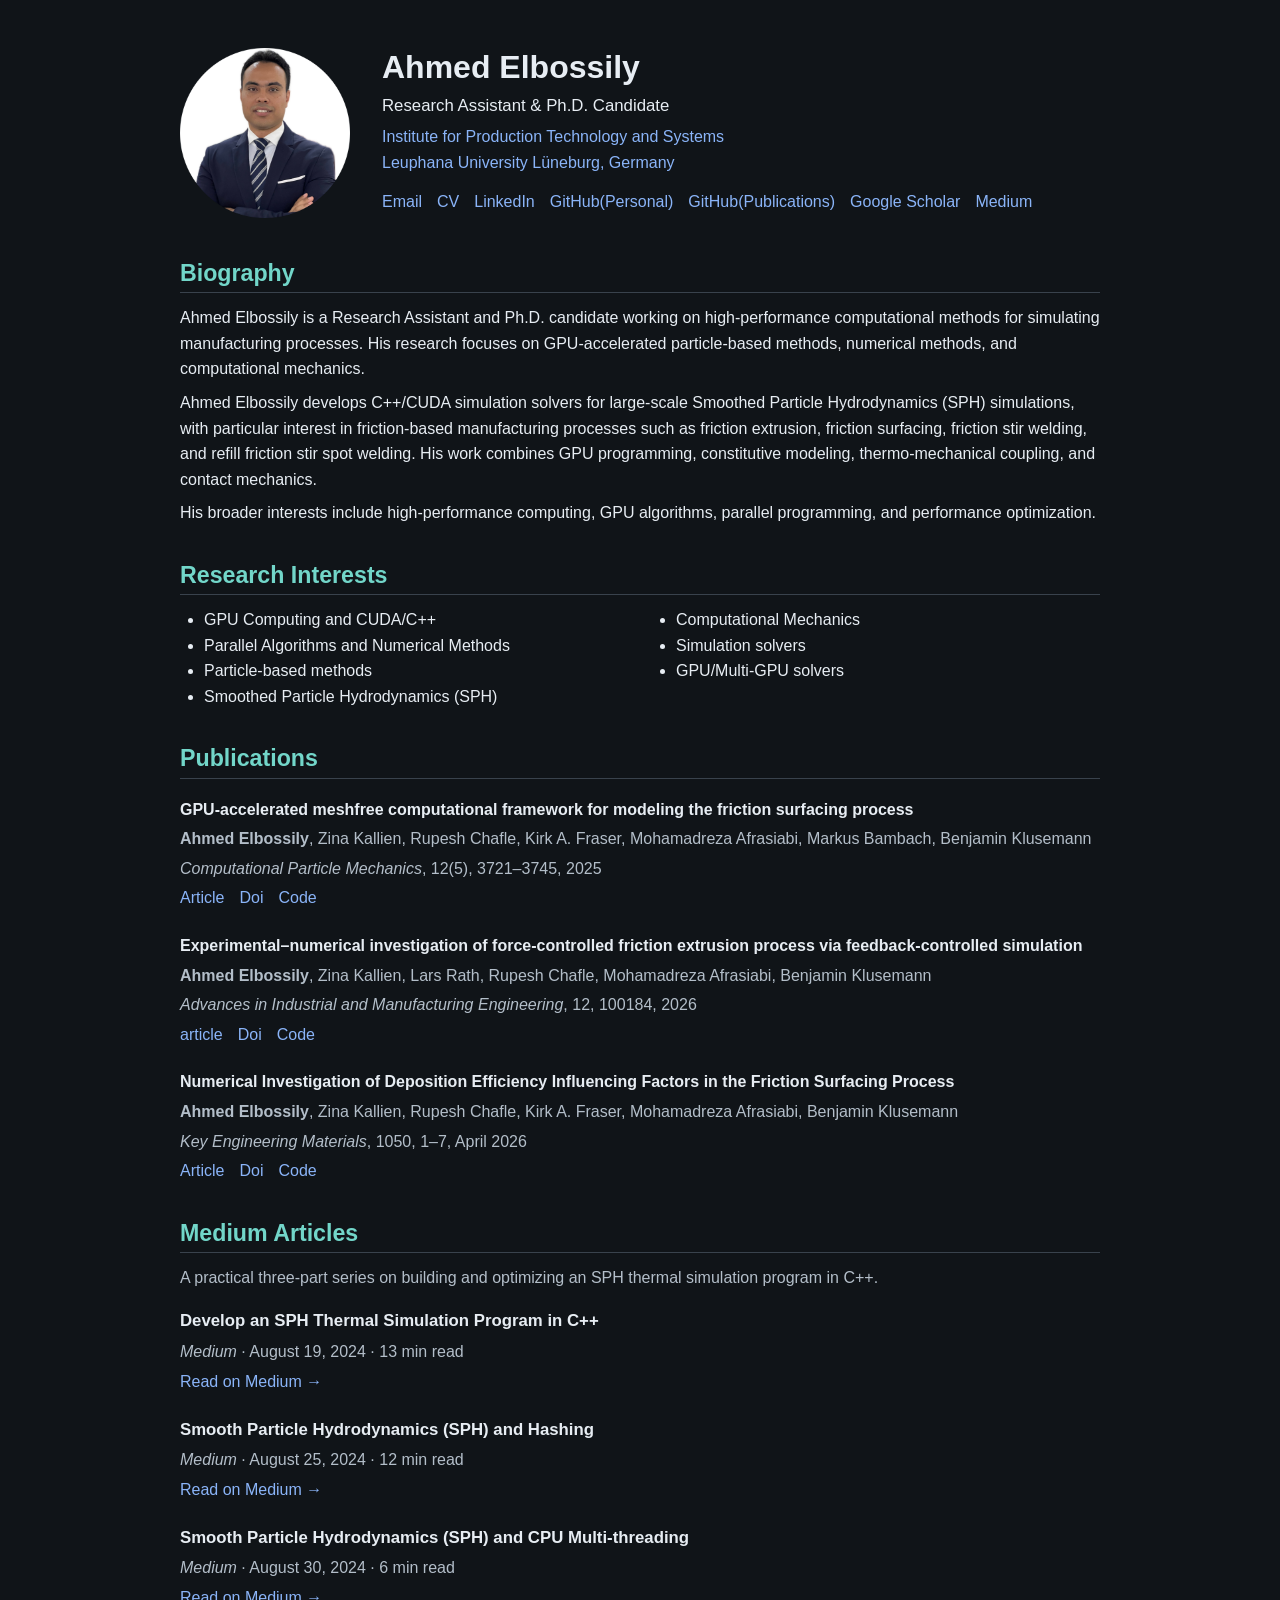
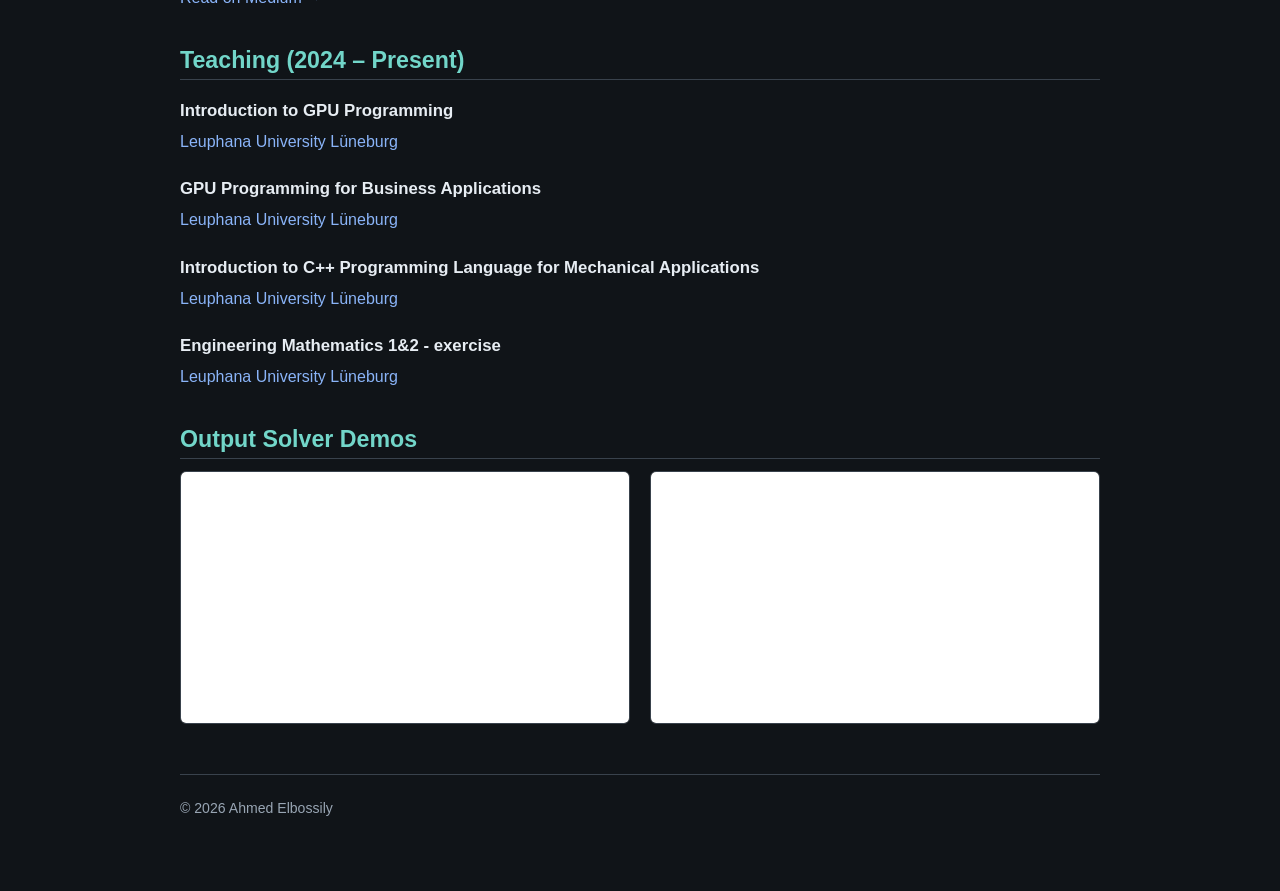
<file: index.html>
<!DOCTYPE html>
<html lang="en">

<head>
  <meta charset="UTF-8" />
  <meta name="viewport" content="width=device-width, initial-scale=1.0" />
  <meta name="description"
      content="Ahmed Elbossily is a Research Assistant and Ph.D. candidate at Leuphana University working on GPU computing, CUDA/C++, Smoothed Particle Hydrodynamics, high-performance computing, and computational mechanics.">
  <title>Ahmed Elbossily | GPU Computing, CUDA & Computational Mechanics</title>
  <link rel="canonical"
      href="https://ahmedelbossily.github.io/">
  <link rel="stylesheet" href="style.css" />

  <script type="application/ld+json">
    {
      "@context": "https://schema.org",
      "@type": "Person",
      "name": "Ahmed Elbossily",
      "url": "https://ahmedelbossily.github.io/",
      "jobTitle": "Research Assistant and Ph.D. Candidate",
      "affiliation": {
        "@type": "Organization",
        "name": "Leuphana University Lüneburg",
        "url": "https://www.leuphana.de/"
      },
      "sameAs": [
        "https://www.linkedin.com/in/ahmed-fathy-elbossily/",
        "https://scholar.google.com/citations?user=J8BZdsoAAAAJ&hl=en",
        "https://github.com/AhmedElbossily",
        "https://github.com/SPH-SSMP",
        "https://medium.com/@ahmed.fathy.elbossily",
        "https://www.leuphana.de/en/institutes/ipts/staff/ahmed-elbossily.html"
      ],
      "knowsAbout": [
        "GPU Computing",
        "CUDA",
        "C++",
        "High-Performance Computing",
        "Smoothed Particle Hydrodynamics",
        "Computational Mechanics",
        "Numerical Methods"
      ]
  }
  </script>
</head>

<body>
  <main class="container">
    <header class="profile">
      <img class="profile-photo" src="assets/Ahmed_Elbossily.png" alt="Ahmed Elbossily" />

      <div class="profile-info">
        <h1>Ahmed Elbossily</h1>
        <p class="role">Research Assistant &amp; Ph.D. Candidate</p>
        <p class="affiliation">
          <a href="https://www.leuphana.de/en/institutes/ipts/staff/ahmed-elbossily.html">
            Institute for Production Technology and Systems<br />
            Leuphana University Lüneburg, Germany
          </a>
        </p>

        <nav class="links" aria-label="Profile links">
          <a href="mailto:ahmed.elbossily@leuphana.de">Email</a>
          <a href="MyCV/main.pdf">CV</a>
          <a href="https://www.linkedin.com/in/ahmed-fathy-elbossily/">LinkedIn</a>
          <a href="https://github.com/AhmedElbossily">GitHub(Personal)</a>
          <a href="https://github.com/AhmedElbossily">GitHub(Publications)</a>
          <a href="https://scholar.google.com/citations?user=J8BZdsoAAAAJ&hl=en">Google Scholar</a>
          <a href="https://medium.com/@ahmed.fathy.elbossily">Medium</a>
        </nav>
      </div>
    </header>

    <section>
      <h2>Biography</h2>
      <p>
        Ahmed Elbossily is a Research Assistant and Ph.D. candidate working on high-performance
        computational methods for simulating manufacturing processes. His research
        focuses on GPU-accelerated particle-based methods, numerical methods, and computational mechanics.
      </p>

      <p>
        Ahmed Elbossily develops C++/CUDA simulation solvers for large-scale Smoothed Particle Hydrodynamics (SPH)
        simulations, with particular interest in friction-based manufacturing processes
        such as friction extrusion, friction surfacing, friction stir welding, and refill friction stir spot welding.
        His work combines GPU programming, constitutive modeling, thermo-mechanical
        coupling, and contact mechanics.
      </p>

      <p>
        His broader interests include high-performance computing, GPU algorithms,
        parallel programming, and performance optimization.
      </p>

    </section>

    <section class="research-interests">
      <h2>Research Interests</h2>
      <ul>
        <li>GPU Computing and CUDA/C++</li>
        <li>Parallel Algorithms and Numerical Methods</li>
        <li>Particle-based methods</li>
        <li>Smoothed Particle Hydrodynamics (SPH)</li>
        <li>Computational Mechanics</li>
        <li>Simulation solvers</li>
        <li>GPU/Multi-GPU solvers </li>

      </ul>
    </section>


    <section>
      <h2>Publications</h2>
      <article class="publication">
        <p class="pub-title">GPU-accelerated meshfree computational framework for modeling the friction surfacing
          process</p>
        <p class="pub-authors"><strong>Ahmed Elbossily</strong>, Zina Kallien, Rupesh Chafle, Kirk A. Fraser,
          Mohamadreza Afrasiabi, Markus Bambach, Benjamin Klusemann</p>
        <p class="pub-venue"><em>Computational Particle Mechanics</em>, 12(5), 3721–3745, 2025</p>
        <p class="pub-links">
          <a href="https://www.sciencedirect.com/science/article/pii/S2196438626000689">Article</a>
          <a href="https://doi.org/10.1007/s40571-025-01048-2">Doi</a>
          <a href="https://github.com/SPH-SSMP/FS-SPH-GPU.git">Code</a>
        </p>
      </article>

      <article class="publication">
        <p class="pub-title">Experimental–numerical investigation of force-controlled friction extrusion process via
          feedback-controlled simulation</p>
        <p class="pub-authors"><strong>Ahmed Elbossily</strong>, Zina Kallien, Lars Rath, Rupesh Chafle, Mohamadreza
          Afrasiabi, Benjamin Klusemann</p>
        <p class="pub-venue"><em>Advances in Industrial and Manufacturing Engineering</em>, 12, 100184, 2026</p>
        <p class="pub-links">
          <a href="https://www.sciencedirect.com/science/article/pii/S2666912926000048">article</a>
          <a href="https://doi.org/10.1016/j.aime.2026.100184">Doi</a>
          <a href="https://github.com/SPH-SSMP/FE-SPH-GPU.git">Code</a>
        </p>
      </article>

      <article class="publication">
        <p class="pub-title">Numerical Investigation of Deposition Efficiency Influencing Factors in the Friction
          Surfacing Process</p>
        <p class="pub-authors"><strong>Ahmed Elbossily</strong>, Zina Kallien, Rupesh Chafle, Kirk A. Fraser,
          Mohamadreza Afrasiabi, Benjamin Klusemann</p>
        <p class="pub-venue"><em>Key Engineering Materials</em>, 1050, 1–7, April 2026</p>
        <p class="pub-links">
          <a href="https://www.scientific.net/KEM.1050.1">Article</a>
          <a href="https://doi.org/10.4028/p-4tzjoz">Doi</a>
          <a href="https://github.com/SPH-SSMP/FS-SPH-GPU-ESAFORM.git">Code</a>
        </p>
      </article>
    </section>

    <section class="medium-articles" aria-labelledby="medium-articles-heading">
      <h2 id="medium-articles-heading">Medium Articles</h2>
      <p class="section-intro">A practical three-part series on building and optimizing an SPH thermal simulation
        program in C++.</p>

      <article class="medium-article">
        <h3>Develop an SPH Thermal Simulation Program in C++</h3>
        <p class="article-meta"><em>Medium</em> · August 19, 2024 · 13 min read</p>
        <p class="article-links">
          <a
            href="https://medium.com/@ahmed.fathy.elbossily/develop-an-sph-thermal-simulation-program-in-c-part-1-4b81389e7e95">Read
            on Medium <span aria-hidden="true">→</span></a>
        </p>
      </article>

      <article class="medium-article">
        <h3>Smooth Particle Hydrodynamics (SPH) and Hashing</h3>
        <p class="article-meta"><em>Medium</em> · August 25, 2024 · 12 min read</p>
        <p class="article-links">
          <a href="https://medium.com/@ahmed.fathy.elbossily/sph-and-hashing-c28e70ff7615">Read on Medium <span
              aria-hidden="true">→</span></a>
        </p>
      </article>

      <article class="medium-article">
        <h3>Smooth Particle Hydrodynamics (SPH) and CPU Multi-threading</h3>
        <p class="article-meta"><em>Medium</em> · August 30, 2024 · 6 min read</p>
        <p class="article-links">
          <a href="https://medium.com/@ahmed.fathy.elbossily/sph-and-cpu-multi-threading-00855c9cfe92">Read on Medium
            <span aria-hidden="true">→</span></a>
        </p>
      </article>
    </section>

    <section>
      <h2>Teaching (2024 – Present)</h2>

      <article class="teaching-item">
        <h3>Introduction to GPU Programming</h3>
        <a href="https://www.leuphana.de/en/institutes/ipts/staff/ahmed-elbossily.html">
          Leuphana University Lüneburg
        </a>
      </article>

      <article class="teaching-item">
        <h3>GPU Programming for Business Applications</h3>
        <a href="https://www.leuphana.de/en/institutes/ipts/staff/ahmed-elbossily.html">
          Leuphana University Lüneburg
        </a>
      </article>

      <article class="teaching-item">
        <h3>Introduction to C++ Programming Language for Mechanical Applications</h3>
        <a href="https://www.leuphana.de/en/institutes/ipts/staff/ahmed-elbossily.html">
          Leuphana University Lüneburg
        </a>
      </article>

      <article class="teaching-item">
        <h3>Engineering Mathematics 1&2 - exercise</h3>
        <a href="https://www.leuphana.de/en/institutes/ipts/staff/ahmed-elbossily.html">
          Leuphana University Lüneburg
        </a>
      </article>
    </section>

    <section class="simulation-videos">
      <h2>Output Solver Demos</h2>
      <div class="video-grid">
        <div class="video-player">
          <iframe src="https://www.youtube-nocookie.com/embed/N97_m3I8jvQ" title="Simulation video 1" loading="lazy"
            allow="accelerometer; autoplay; clipboard-write; encrypted-media; gyroscope; picture-in-picture; web-share"
            allowfullscreen>
          </iframe>
        </div>
        <div class="video-player">
          <iframe src="https://www.youtube-nocookie.com/embed/skKjt6z3WyE" title="Simulation video 2" loading="lazy"
            allow="accelerometer; autoplay; clipboard-write; encrypted-media; gyroscope; picture-in-picture; web-share"
            allowfullscreen>
          </iframe>
        </div>
      </div>
    </section>

    <footer>
      <p>© 2026 Ahmed Elbossily</p>
    </footer>
  </main>
</body>

</html>
</file>
<file: style.css>
* {
  box-sizing: border-box;
}

:root {
  color-scheme: dark;
  --background: #101418;
  --text: #e7edf3;
  --muted-text: #b3bec9;
  --heading: #72d6c9;
  --link: #8ab4f8;
  --link-hover: #b8d2ff;
  --border: #39424c;
  --footer-text: #98a5b3;
}

html {
  scroll-behavior: smooth;
}

body {
  margin: 0;
  background: var(--background);
  color: var(--text);
  font-family: Arial, Helvetica, sans-serif;
  font-size: 16px;
  line-height: 1.6;
}

.container {
  width: min(920px, calc(100% - 40px));
  margin: 48px auto 72px;
}

.profile {
  display: flex;
  align-items: flex-start;
  gap: 32px;
  margin-bottom: 40px;
}

.profile-photo {
  width: 170px;
  height: 170px;
  object-fit: cover;
  flex: 0 0 170px;
}

.profile-info {
  min-width: 0;
}

h1 {
  margin: 0 0 5px;
  font-size: 2rem;
  line-height: 1.2;
  font-weight: 700;
}

.role {
  margin: 7px 0 0;
  font-size: 1.05rem;
}

.affiliation {
  margin: 4px 0 14px;
  color: var(--muted-text);
}

.links,
.project-links,
.pub-links {
  display: flex;
  flex-wrap: wrap;
  gap: 6px 15px;
}

a {
  color: var(--link);
  text-decoration: none;
}

a:hover,
a:focus-visible {
  color: var(--link-hover);
  text-decoration: underline;
}

section {
  margin-top: 34px;
}

h2 {
  color: var(--heading);
  margin: 0 0 12px;
  padding-bottom: 4px;
  border-bottom: 1px solid var(--border);
  font-size: 1.45rem;
  line-height: 1.3;
}

h3 {
  margin: 0 0 4px;
  font-size: 1.05rem;
}

p {
  margin: 8px 0;
}

ul {
  margin: 8px 0 0;
  padding-left: 24px;
}

.research-interests ul {
  columns: 2;
  column-gap: 48px;
}

.research-interests li {
  break-inside: avoid;
}

.project,
.publication,
.teaching-item,
.medium-article {
  margin: 18px 0 22px;
}

.video-grid {
  display: grid;
  grid-template-columns: repeat(2, minmax(0, 1fr));
  gap: 20px;
}

.video-player {
  aspect-ratio: 16 / 9;
  overflow: hidden;
  border: 1px solid var(--border);
  border-radius: 6px;
  background: #000000;
}

.video-player iframe {
  display: block;
  width: 100%;
  height: 100%;
  border: 0;
}

.project p,
.publication p,
.teaching-item p,
.medium-article p {
  margin-top: 4px;
  margin-bottom: 4px;
}

.pub-title {
  font-weight: 700;
}

.pub-authors,
.pub-venue,
.teaching-period,
.article-meta,
.section-intro {
  color: var(--muted-text);
}

footer {
  margin-top: 50px;
  padding-top: 14px;
  border-top: 1px solid var(--border);
  color: var(--footer-text);
  font-size: 0.88rem;
}

@media (max-width: 640px) {
  .container {
    width: min(100% - 28px, 920px);
    margin-top: 28px;
  }

  .profile {
    display: block;
  }

  .profile-photo {
    width: 140px;
    height: 140px;
    margin-bottom: 20px;
  }

  h1 {
    font-size: 1.7rem;
  }

  .video-grid {
    grid-template-columns: 1fr;
  }

  .research-interests ul {
    columns: 1;
  }
}
</file>
